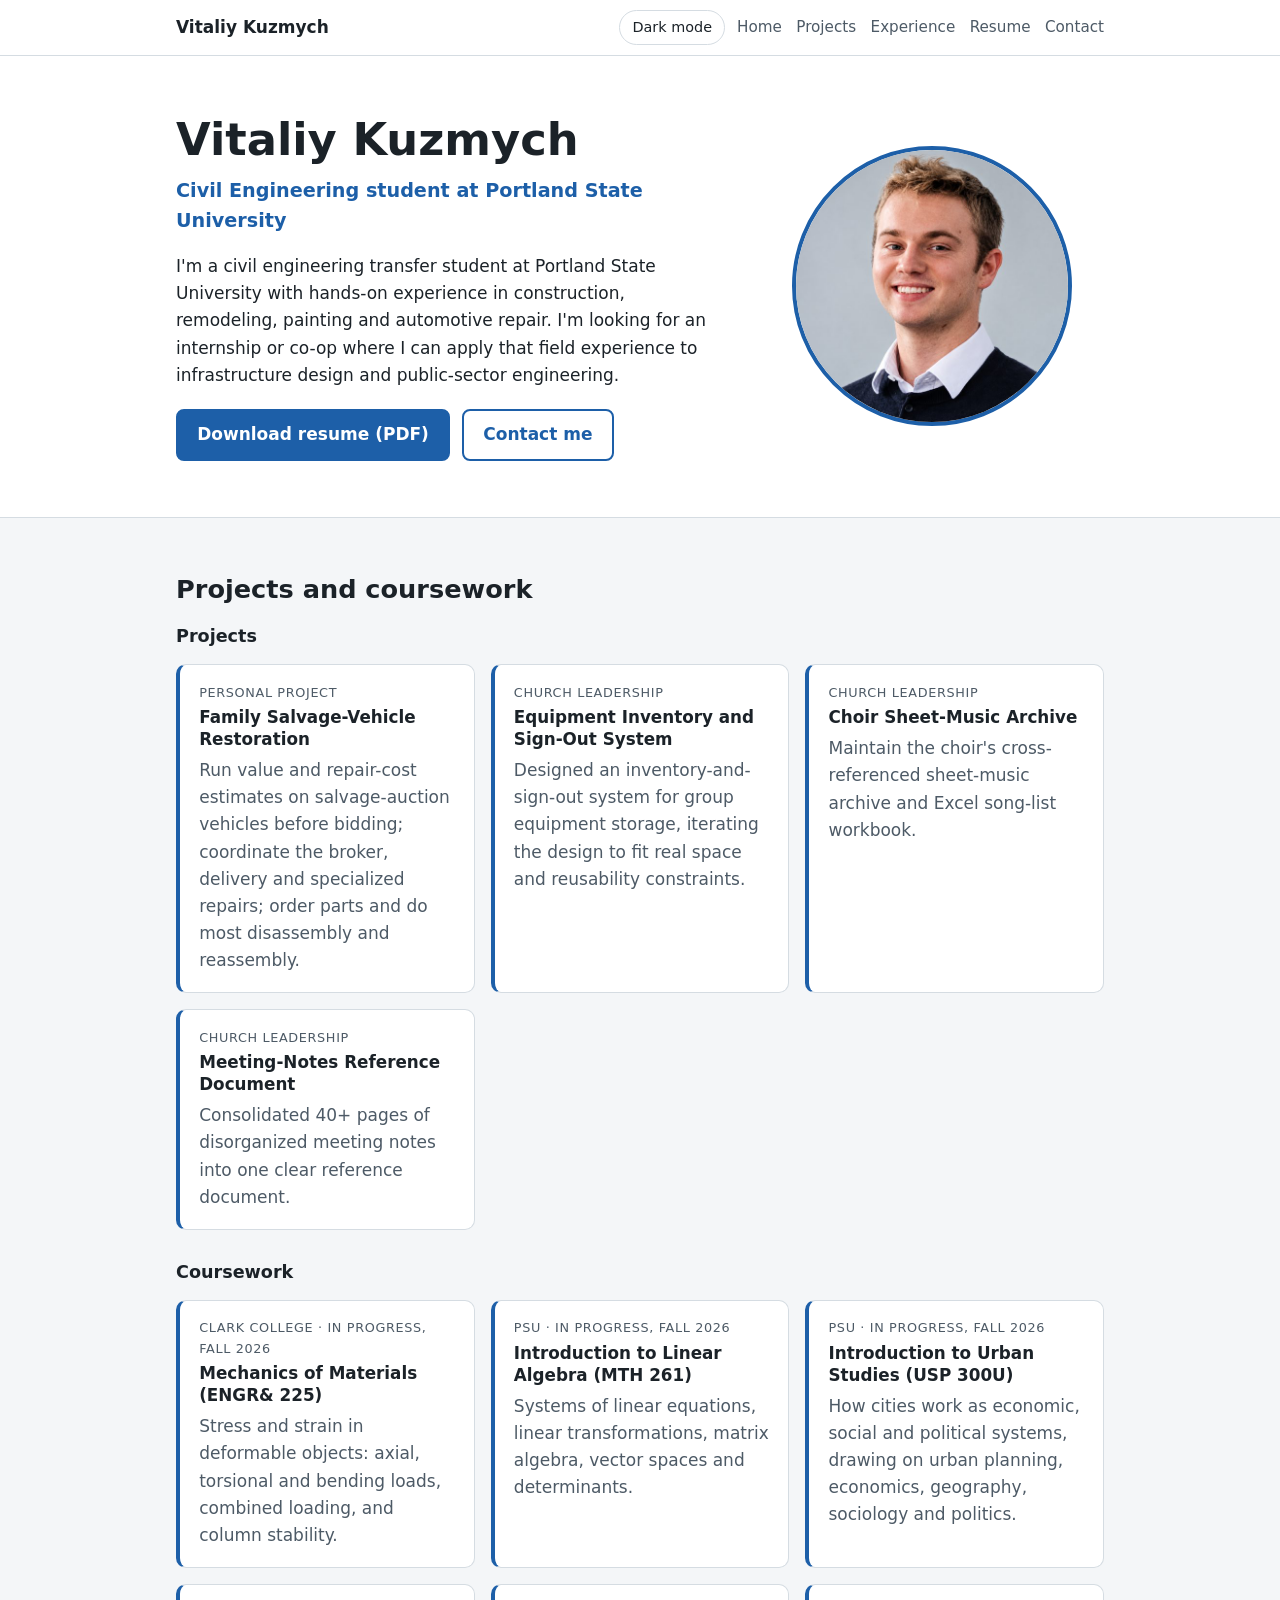
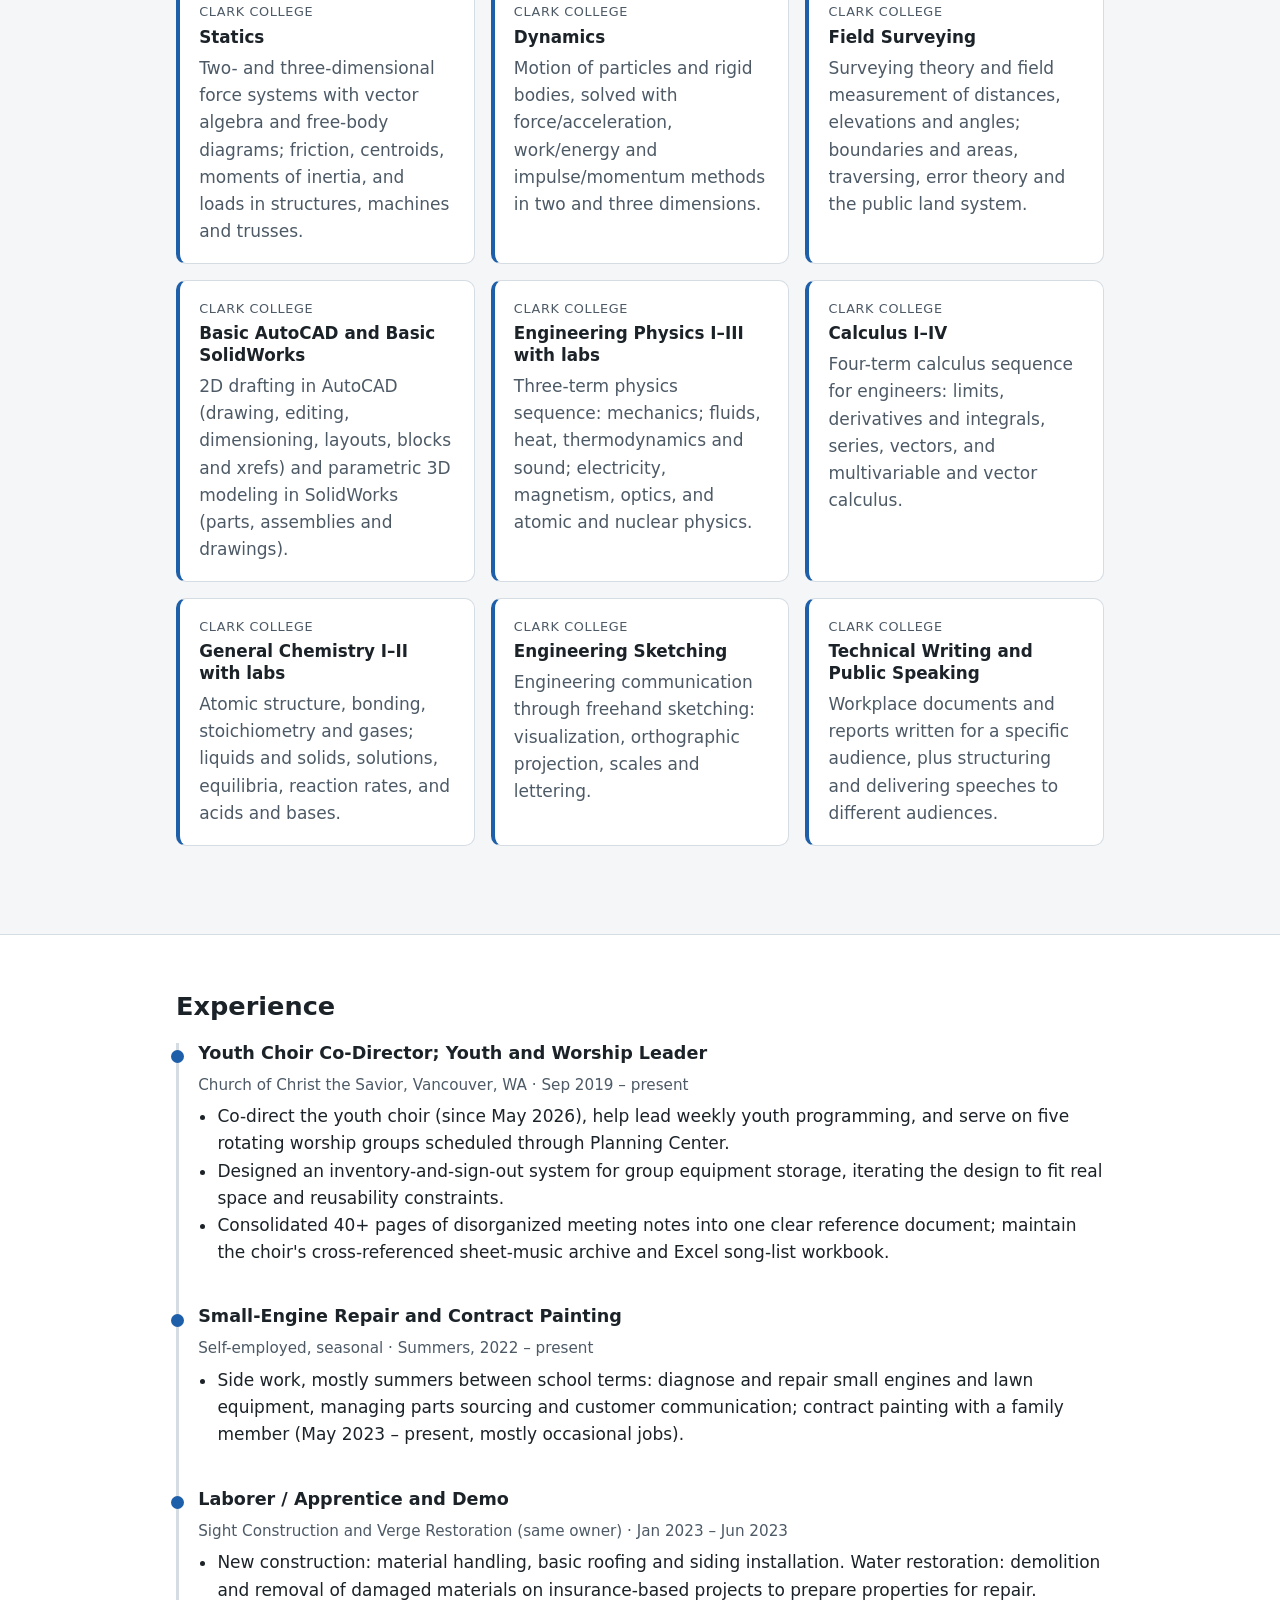
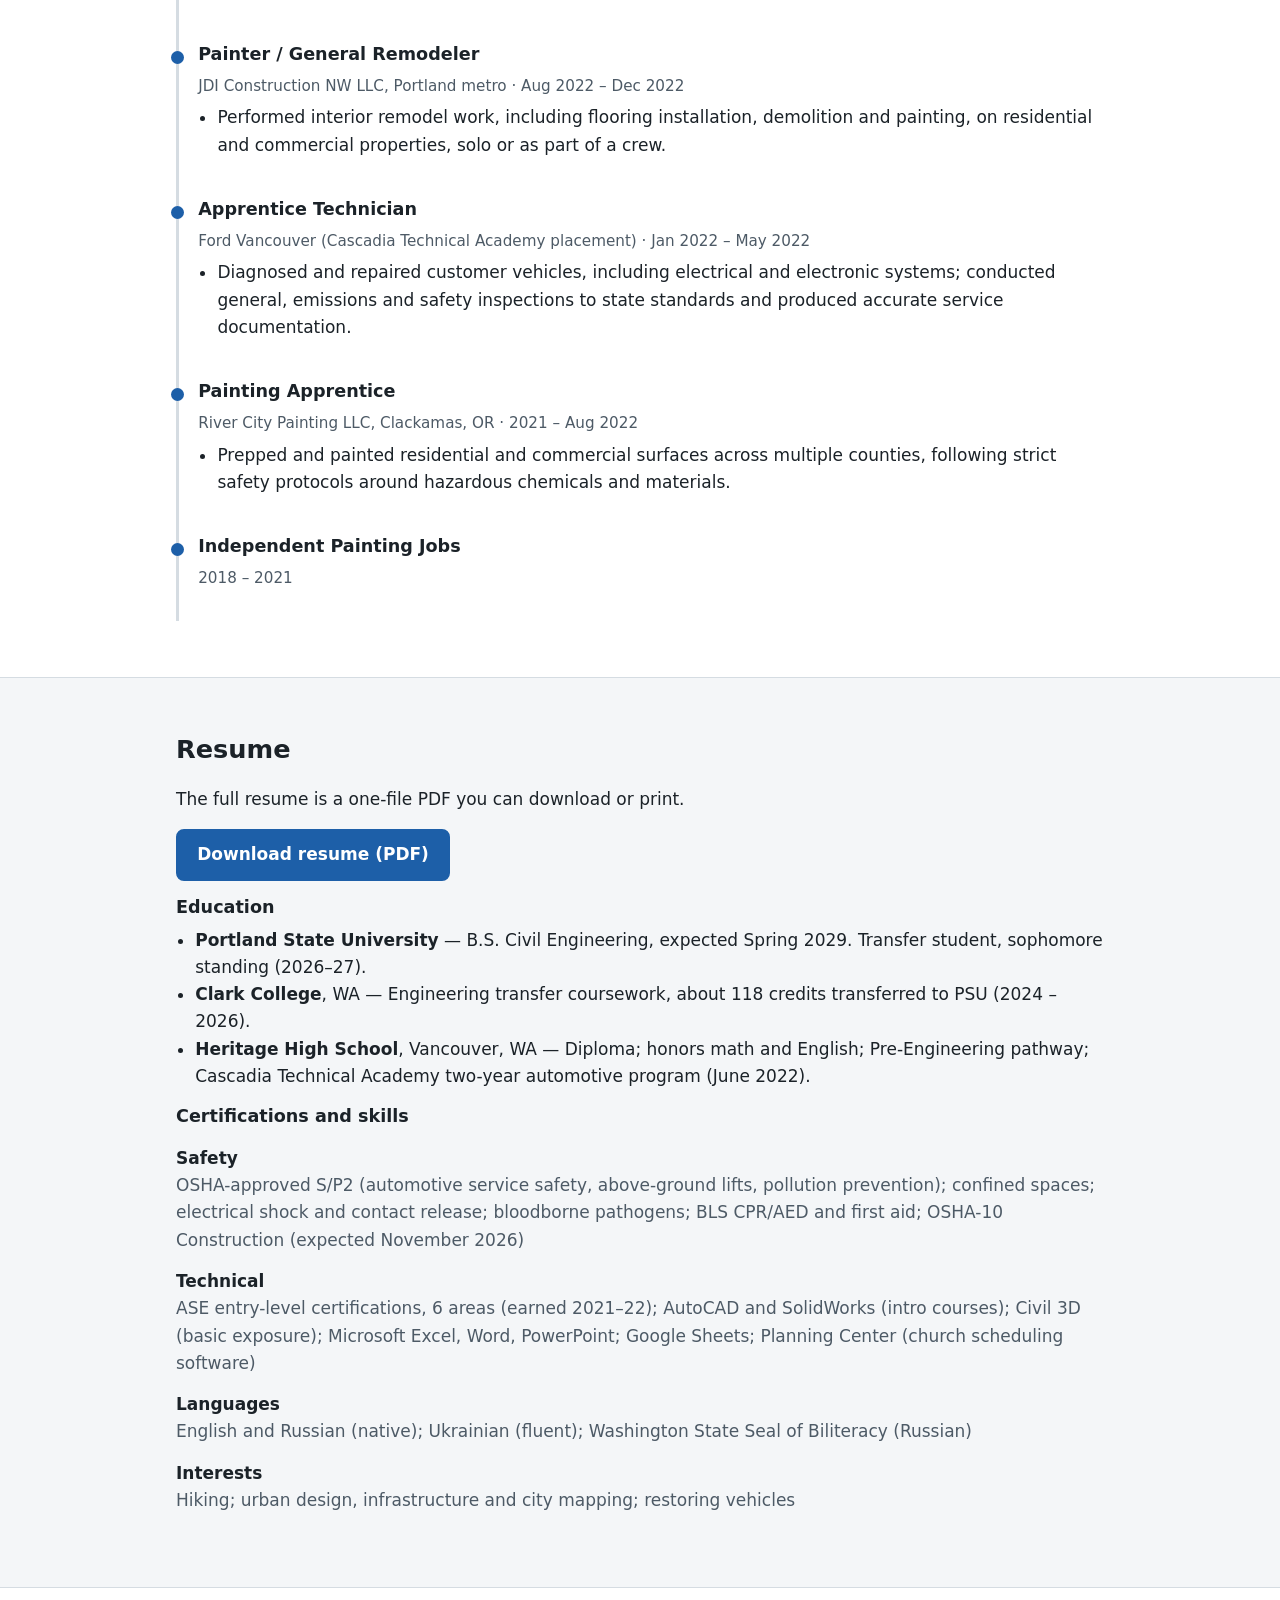
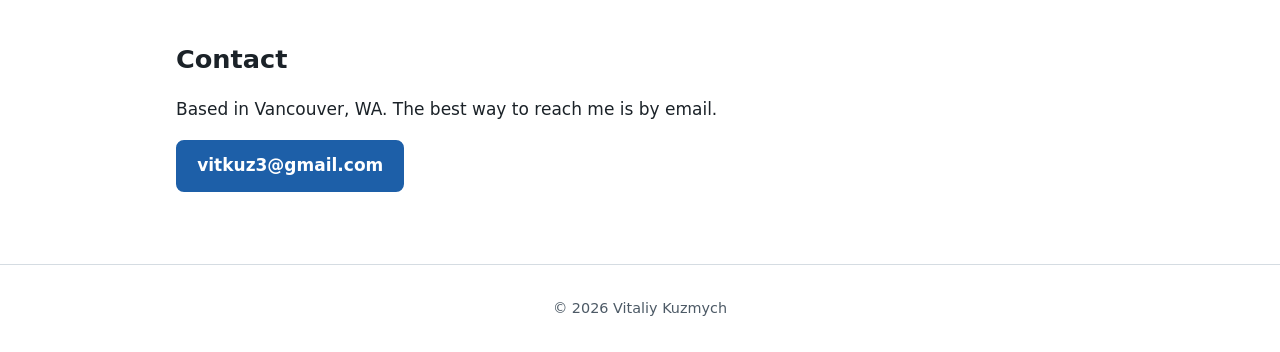
<file: index.html>
<!doctype html>
<html lang="en">
<head>
  <meta charset="utf-8">
  <meta name="viewport" content="width=device-width, initial-scale=1">
  <title>Vitaliy Kuzmych | Civil Engineering Student</title>
  <meta name="description" content="Vitaliy Kuzmych, Civil Engineering student at Portland State University. Projects, coursework, experience and resume.">
  <meta name="color-scheme" content="light dark">
  <!-- Link preview when the URL is pasted into LinkedIn, email or a text message -->
  <meta property="og:type" content="website">
  <meta property="og:url" content="https://vito-kuz.github.io/">
  <meta property="og:title" content="Vitaliy Kuzmych | Civil Engineering Student">
  <meta property="og:description" content="Civil Engineering student at Portland State University. Projects, coursework, experience and resume.">
  <meta property="og:image" content="https://vito-kuz.github.io/images/share-card.png">
  <meta property="og:image:width" content="1200">
  <meta property="og:image:height" content="630">
  <meta property="og:image:alt" content="Vitaliy Kuzmych, Civil Engineering Student, Portland State University">
  <meta name="twitter:card" content="summary_large_image">
  <link rel="canonical" href="https://vito-kuz.github.io/">
  <link rel="stylesheet" href="styles.css">
  <script>
    // Remember the light/dark choice if the visitor pressed the toggle before.
    try { var t = localStorage.getItem('theme'); if (t) document.documentElement.setAttribute('data-theme', t); } catch (e) {}
  </script>
</head>
<body>
  <a class="skip-link" href="#main">Skip to main content</a>

  <header class="site-header">
    <nav class="nav container" aria-label="Main">
      <a class="brand" href="#home">Vitaliy Kuzmych</a>
      <button class="theme-toggle" type="button" id="theme-toggle" aria-label="Switch between light and dark mode">Dark / Light</button>
      <ul>
        <li><a href="#home">Home</a></li>
        <li><a href="#projects">Projects</a></li>
        <li><a href="#experience">Experience</a></li>
        <li><a href="#resume">Resume</a></li>
        <li><a href="#contact">Contact</a></li>
      </ul>
    </nav>
  </header>

  <main id="main">

    <!-- ===================== HOME ===================== -->
    <section id="home" aria-labelledby="home-title">
      <div class="container hero">
        <div>
          <h1 id="home-title">Vitaliy Kuzmych</h1>
          <p class="tagline">Civil Engineering student at Portland State University</p>
          <p>I'm a civil engineering transfer student at Portland State University with hands-on experience in construction, remodeling, painting and automotive repair. I'm looking for an internship or co-op where I can apply that field experience to infrastructure design and public-sector engineering.</p>
          <div class="buttons">
            <a class="button" href="resume.pdf" download>Download resume (PDF)</a>
            <a class="button outline" href="#contact">Contact me</a>
          </div>
        </div>
        <!-- PHOTO: to change it, upload a new square photo to the "images" folder as photo.jpg (replacing the old one). -->
        <img src="images/photo.jpg" alt="Photo of Vitaliy Kuzmych" width="280" height="280">
      </div>
    </section>

    <!-- ===================== PROJECTS & COURSEWORK ===================== -->
    <section id="projects" aria-labelledby="projects-title">
      <div class="container">
        <h2 id="projects-title">Projects and coursework</h2>

        <h3>Projects</h3>
        <div class="cards">
          <article class="card">
            <span class="label">Personal project</span>
            <h4>Family Salvage-Vehicle Restoration</h4>
            <p>Run value and repair-cost estimates on salvage-auction vehicles before bidding; coordinate the broker, delivery and specialized repairs; order parts and do most disassembly and reassembly.</p>
          </article>
          <article class="card">
            <span class="label">Church leadership</span>
            <h4>Equipment Inventory and Sign-Out System</h4>
            <p>Designed an inventory-and-sign-out system for group equipment storage, iterating the design to fit real space and reusability constraints.</p>
          </article>
          <article class="card">
            <span class="label">Church leadership</span>
            <h4>Choir Sheet-Music Archive</h4>
            <p>Maintain the choir's cross-referenced sheet-music archive and Excel song-list workbook.</p>
          </article>
          <article class="card">
            <span class="label">Church leadership</span>
            <h4>Meeting-Notes Reference Document</h4>
            <p>Consolidated 40+ pages of disorganized meeting notes into one clear reference document.</p>
          </article>
        </div>

        <h3>Coursework</h3>
        <div class="cards">
          <article class="card">
            <span class="label">Clark College · In progress, Fall 2026</span>
            <h4>Mechanics of Materials (ENGR&amp; 225)</h4>
            <p>Stress and strain in deformable objects: axial, torsional and bending loads, combined loading, and column stability.</p>
          </article>
          <article class="card">
            <span class="label">PSU · In progress, Fall 2026</span>
            <h4>Introduction to Linear Algebra (MTH 261)</h4>
            <p>Systems of linear equations, linear transformations, matrix algebra, vector spaces and determinants.</p>
          </article>
          <article class="card">
            <span class="label">PSU · In progress, Fall 2026</span>
            <h4>Introduction to Urban Studies (USP 300U)</h4>
            <p>How cities work as economic, social and political systems, drawing on urban planning, economics, geography, sociology and politics.</p>
          </article>
          <article class="card">
            <span class="label">Clark College</span>
            <h4>Statics</h4>
            <p>Two- and three-dimensional force systems with vector algebra and free-body diagrams; friction, centroids, moments of inertia, and loads in structures, machines and trusses.</p>
          </article>
          <article class="card">
            <span class="label">Clark College</span>
            <h4>Dynamics</h4>
            <p>Motion of particles and rigid bodies, solved with force/acceleration, work/energy and impulse/momentum methods in two and three dimensions.</p>
          </article>
          <article class="card">
            <span class="label">Clark College</span>
            <h4>Field Surveying</h4>
            <p>Surveying theory and field measurement of distances, elevations and angles; boundaries and areas, traversing, error theory and the public land system.</p>
          </article>
          <article class="card">
            <span class="label">Clark College</span>
            <h4>Basic AutoCAD and Basic SolidWorks</h4>
            <p>2D drafting in AutoCAD (drawing, editing, dimensioning, layouts, blocks and xrefs) and parametric 3D modeling in SolidWorks (parts, assemblies and drawings).</p>
          </article>
          <article class="card">
            <span class="label">Clark College</span>
            <h4>Engineering Physics I–III with labs</h4>
            <p>Three-term physics sequence: mechanics; fluids, heat, thermodynamics and sound; electricity, magnetism, optics, and atomic and nuclear physics.</p>
          </article>
          <article class="card">
            <span class="label">Clark College</span>
            <h4>Calculus I–IV</h4>
            <p>Four-term calculus sequence for engineers: limits, derivatives and integrals, series, vectors, and multivariable and vector calculus.</p>
          </article>
          <article class="card">
            <span class="label">Clark College</span>
            <h4>General Chemistry I–II with labs</h4>
            <p>Atomic structure, bonding, stoichiometry and gases; liquids and solids, solutions, equilibria, reaction rates, and acids and bases.</p>
          </article>
          <article class="card">
            <span class="label">Clark College</span>
            <h4>Engineering Sketching</h4>
            <p>Engineering communication through freehand sketching: visualization, orthographic projection, scales and lettering.</p>
          </article>
          <article class="card">
            <span class="label">Clark College</span>
            <h4>Technical Writing and Public Speaking</h4>
            <p>Workplace documents and reports written for a specific audience, plus structuring and delivering speeches to different audiences.</p>
          </article>
        </div>
      </div>
    </section>

    <!-- ===================== EXPERIENCE ===================== -->
    <section id="experience" aria-labelledby="experience-title">
      <div class="container">
        <h2 id="experience-title">Experience</h2>

        <article class="job">
          <h3>Youth Choir Co-Director; Youth and Worship Leader</h3>
          <p class="meta">Church of Christ the Savior, Vancouver, WA · Sep 2019 – present</p>
          <ul>
            <li>Co-direct the youth choir (since May 2026), help lead weekly youth programming, and serve on five rotating worship groups scheduled through Planning Center.</li>
            <li>Designed an inventory-and-sign-out system for group equipment storage, iterating the design to fit real space and reusability constraints.</li>
            <li>Consolidated 40+ pages of disorganized meeting notes into one clear reference document; maintain the choir's cross-referenced sheet-music archive and Excel song-list workbook.</li>
          </ul>
        </article>

        <article class="job">
          <h3>Small-Engine Repair and Contract Painting</h3>
          <p class="meta">Self-employed, seasonal · Summers, 2022 – present</p>
          <ul>
            <li>Side work, mostly summers between school terms: diagnose and repair small engines and lawn equipment, managing parts sourcing and customer communication; contract painting with a family member (May 2023 – present, mostly occasional jobs).</li>
          </ul>
        </article>

        <article class="job">
          <h3>Laborer / Apprentice and Demo</h3>
          <p class="meta">Sight Construction and Verge Restoration (same owner) · Jan 2023 – Jun 2023</p>
          <ul>
            <li>New construction: material handling, basic roofing and siding installation. Water restoration: demolition and removal of damaged materials on insurance-based projects to prepare properties for repair.</li>
          </ul>
        </article>

        <article class="job">
          <h3>Painter / General Remodeler</h3>
          <p class="meta">JDI Construction NW LLC, Portland metro · Aug 2022 – Dec 2022</p>
          <ul>
            <li>Performed interior remodel work, including flooring installation, demolition and painting, on residential and commercial properties, solo or as part of a crew.</li>
          </ul>
        </article>

        <article class="job">
          <h3>Apprentice Technician</h3>
          <p class="meta">Ford Vancouver (Cascadia Technical Academy placement) · Jan 2022 – May 2022</p>
          <ul>
            <li>Diagnosed and repaired customer vehicles, including electrical and electronic systems; conducted general, emissions and safety inspections to state standards and produced accurate service documentation.</li>
          </ul>
        </article>

        <article class="job">
          <h3>Painting Apprentice</h3>
          <p class="meta">River City Painting LLC, Clackamas, OR · 2021 – Aug 2022</p>
          <ul>
            <li>Prepped and painted residential and commercial surfaces across multiple counties, following strict safety protocols around hazardous chemicals and materials.</li>
          </ul>
        </article>

        <article class="job">
          <h3>Independent Painting Jobs</h3>
          <p class="meta">2018 – 2021</p>
        </article>
      </div>
    </section>

    <!-- ===================== RESUME ===================== -->
    <section id="resume" aria-labelledby="resume-title">
      <div class="container">
        <h2 id="resume-title">Resume</h2>
        <p>The full resume is a one-file PDF you can download or print.</p>
        <p><a class="button" href="resume.pdf" download>Download resume (PDF)</a></p>

        <h3>Education</h3>
        <ul>
          <li><strong>Portland State University</strong> — B.S. Civil Engineering, expected Spring 2029. Transfer student, sophomore standing (2026–27).</li>
          <li><strong>Clark College</strong>, WA — Engineering transfer coursework, about 118 credits transferred to PSU (2024 – 2026).</li>
          <li><strong>Heritage High School</strong>, Vancouver, WA — Diploma; honors math and English; Pre-Engineering pathway; Cascadia Technical Academy two-year automotive program (June 2022).</li>
        </ul>

        <h3>Certifications and skills</h3>
        <dl class="skills">
          <dt>Safety</dt>
          <dd>OSHA-approved S/P2 (automotive service safety, above-ground lifts, pollution prevention); confined spaces; electrical shock and contact release; bloodborne pathogens; BLS CPR/AED and first aid; OSHA-10 Construction (expected November 2026)</dd>
          <dt>Technical</dt>
          <dd>ASE entry-level certifications, 6 areas (earned 2021–22); AutoCAD and SolidWorks (intro courses); Civil 3D (basic exposure); Microsoft Excel, Word, PowerPoint; Google Sheets; Planning Center (church scheduling software)</dd>
          <dt>Languages</dt>
          <dd>English and Russian (native); Ukrainian (fluent); Washington State Seal of Biliteracy (Russian)</dd>
          <dt>Interests</dt>
          <dd>Hiking; urban design, infrastructure and city mapping; restoring vehicles</dd>
        </dl>
      </div>
    </section>

    <!-- ===================== CONTACT ===================== -->
    <section id="contact" aria-labelledby="contact-title">
      <div class="container">
        <h2 id="contact-title">Contact</h2>
        <p>Based in Vancouver, WA. The best way to reach me is by email.</p>
        <p><a class="button" href="mailto:vitkuz3@gmail.com">vitkuz3@gmail.com</a></p>
      </div>
    </section>
  </main>

  <footer>
    <div class="container">© 2026 Vitaliy Kuzmych</div>
  </footer>

  <script>
    // Light/dark toggle. The site still works if scripts are off (it follows the device setting).
    (function () {
      var btn = document.getElementById('theme-toggle');
      var root = document.documentElement;
      function current() {
        var set = root.getAttribute('data-theme');
        if (set) return set;
        return window.matchMedia('(prefers-color-scheme: dark)').matches ? 'dark' : 'light';
      }
      function label() {
        var next = current() === 'dark' ? 'light' : 'dark';
        btn.textContent = next === 'dark' ? 'Dark mode' : 'Light mode';
        btn.setAttribute('aria-label', 'Switch to ' + next + ' mode');
      }
      btn.addEventListener('click', function () {
        var next = current() === 'dark' ? 'light' : 'dark';
        root.setAttribute('data-theme', next);
        try { localStorage.setItem('theme', next); } catch (e) {}
        label();
      });
      label();
    })();
  </script>
</body>
</html>
</file>
<file: styles.css>
/* ===== Colors =====
   One accent color (blue). Light mode is the default;
   dark mode follows the phone/computer setting, or the toggle button. */
:root {
  --bg: #ffffff;
  --surface: #f4f6f8;
  --text: #1b2228;
  --muted: #4d5a66;
  --border: #d5dce2;
  --accent: #1d5fa8;        /* the one accent color */
  --accent-text: #ffffff;
  color-scheme: light;
}
@media (prefers-color-scheme: dark) {
  :root:not([data-theme="light"]) {
    --bg: #12171c;
    --surface: #1b2229;
    --text: #e6ebef;
    --muted: #a7b3be;
    --border: #2e3843;
    --accent: #7cb4f2;
    --accent-text: #0b1520;
    color-scheme: dark;
  }
}
:root[data-theme="dark"] {
  --bg: #12171c;
  --surface: #1b2229;
  --text: #e6ebef;
  --muted: #a7b3be;
  --border: #2e3843;
  --accent: #7cb4f2;
  --accent-text: #0b1520;
  color-scheme: dark;
}

/* ===== Base ===== */
*, *::before, *::after { box-sizing: border-box; }
html { scroll-behavior: smooth; }
@media (prefers-reduced-motion: reduce) { html { scroll-behavior: auto; } }
body {
  margin: 0;
  background: var(--bg);
  color: var(--text);
  font-family: system-ui, -apple-system, "Segoe UI", Roboto, Helvetica, Arial, sans-serif;
  font-size: 1.0625rem;
  line-height: 1.6;
  -webkit-text-size-adjust: 100%;
}
a { color: var(--accent); text-underline-offset: 2px; }
a:hover { text-decoration-thickness: 2px; }
:focus-visible { outline: 3px solid var(--accent); outline-offset: 3px; border-radius: 4px; }
h1, h2, h3 { line-height: 1.25; margin: 0 0 .5rem; }
h2 { font-size: 1.6rem; margin-bottom: 1.25rem; }
h3 { font-size: 1.1rem; }
h4 { font-size: 1.05rem; line-height: 1.3; margin: 0 0 .4rem; }
#projects h3 { margin-top: .5rem; margin-bottom: 1rem; }
p { margin: 0 0 1rem; }
ul { padding-left: 1.2rem; margin: 0 0 1rem; }

.container { width: 100%; max-width: 960px; margin: 0 auto; padding: 0 1rem; }

.skip-link {
  position: absolute; left: -999px; top: 0;
  background: var(--accent); color: var(--accent-text);
  padding: .5rem 1rem; z-index: 100;
}
.skip-link:focus { left: 1rem; top: 1rem; }

/* ===== Header / navigation ===== */
.site-header {
  position: sticky; top: 0; z-index: 10;
  background: var(--bg);
  border-bottom: 1px solid var(--border);
}
.nav { display: flex; align-items: center; gap: .75rem; flex-wrap: wrap; padding-top: .6rem; padding-bottom: .6rem; }
.brand { font-weight: 700; color: var(--text); text-decoration: none; margin-right: auto; }
.nav ul { display: flex; flex-wrap: wrap; gap: .25rem .9rem; list-style: none; margin: 0; padding: 0; }
.nav ul a { color: var(--muted); text-decoration: none; font-size: .95rem; padding: .35rem 0; display: inline-block; }
.nav ul a:hover { color: var(--accent); }
.theme-toggle {
  background: none; border: 1px solid var(--border); color: var(--text);
  border-radius: 999px; padding: .3rem .75rem; font: inherit; font-size: .9rem; cursor: pointer;
}
.theme-toggle:hover { border-color: var(--accent); }
@media (max-width: 600px) {
  .nav ul { order: 3; width: 100%; overflow-x: auto; flex-wrap: nowrap; }
}

/* ===== Sections ===== */
section { padding: 3.5rem 0; border-bottom: 1px solid var(--border); scroll-margin-top: 6rem; }
section:nth-of-type(even) { background: var(--surface); }

/* Home */
.hero { display: grid; gap: 2rem; align-items: center; grid-template-columns: 1fr; }
@media (min-width: 720px) { .hero { grid-template-columns: 1.6fr 1fr; } }
.hero h1 { font-size: clamp(2rem, 6vw, 2.8rem); }
.tagline { font-size: 1.2rem; color: var(--accent); font-weight: 600; margin-bottom: 1rem; }
.hero img {
  width: 100%; height: auto; max-width: 280px; aspect-ratio: 1 / 1; object-fit: cover;
  border-radius: 50%; border: 4px solid var(--accent); justify-self: center;
}
@media (max-width: 719px) { .hero img { order: -1; max-width: 170px; } }
.buttons { display: flex; flex-wrap: wrap; gap: .75rem; margin-top: 1.25rem; }
.button {
  display: inline-block; padding: .65rem 1.2rem; border-radius: 8px;
  background: var(--accent); color: var(--accent-text); text-decoration: none; font-weight: 600;
  border: 2px solid var(--accent);
}
.button.outline { background: transparent; color: var(--accent); }

/* Cards */
.cards { display: grid; gap: 1rem; grid-template-columns: repeat(auto-fill, minmax(260px, 1fr)); margin-bottom: 2rem; }
.card {
  background: var(--bg); border: 1px solid var(--border); border-left: 4px solid var(--accent);
  border-radius: 10px; padding: 1.1rem 1.2rem;
}
section:nth-of-type(odd) .card { background: var(--surface); }
.card p { margin: 0; color: var(--muted); }
.label { font-size: .8rem; text-transform: uppercase; letter-spacing: .05em; color: var(--muted); margin-bottom: .25rem; display: block; }
.add { font-style: italic; color: var(--muted); }

/* Experience timeline */
.job { padding: 0 0 1.5rem 1.2rem; border-left: 3px solid var(--border); position: relative; }
.job::before {
  content: ""; position: absolute; left: -8px; top: .45rem;
  width: 13px; height: 13px; border-radius: 50%; background: var(--accent);
}
.job .meta { color: var(--muted); font-size: .95rem; margin-bottom: .4rem; }

.skills dt { font-weight: 700; }
.skills dd { margin: 0 0 .9rem; color: var(--muted); }

footer { padding: 2rem 0; color: var(--muted); font-size: .9rem; text-align: center; }

@media print {
  .site-header, .theme-toggle, .skip-link { display: none; }
  section { padding: 1rem 0; }
}
</file>
